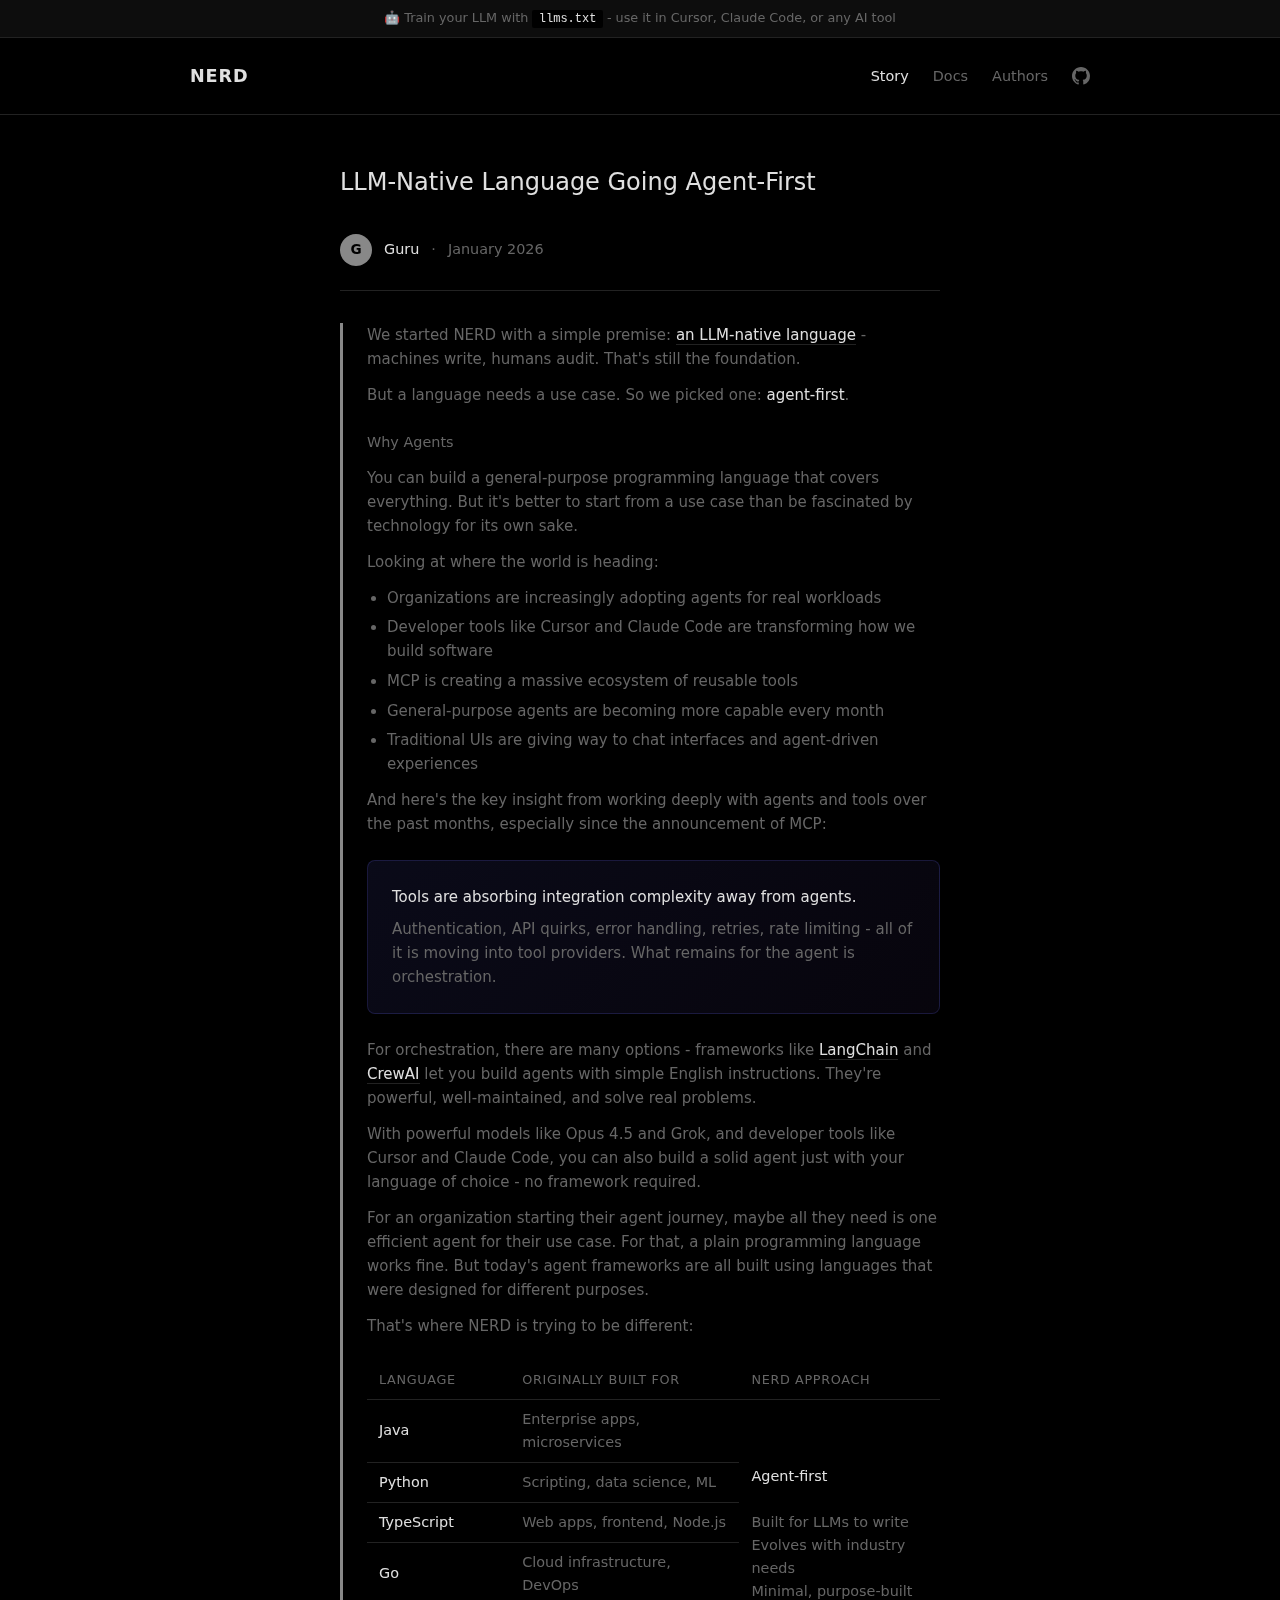
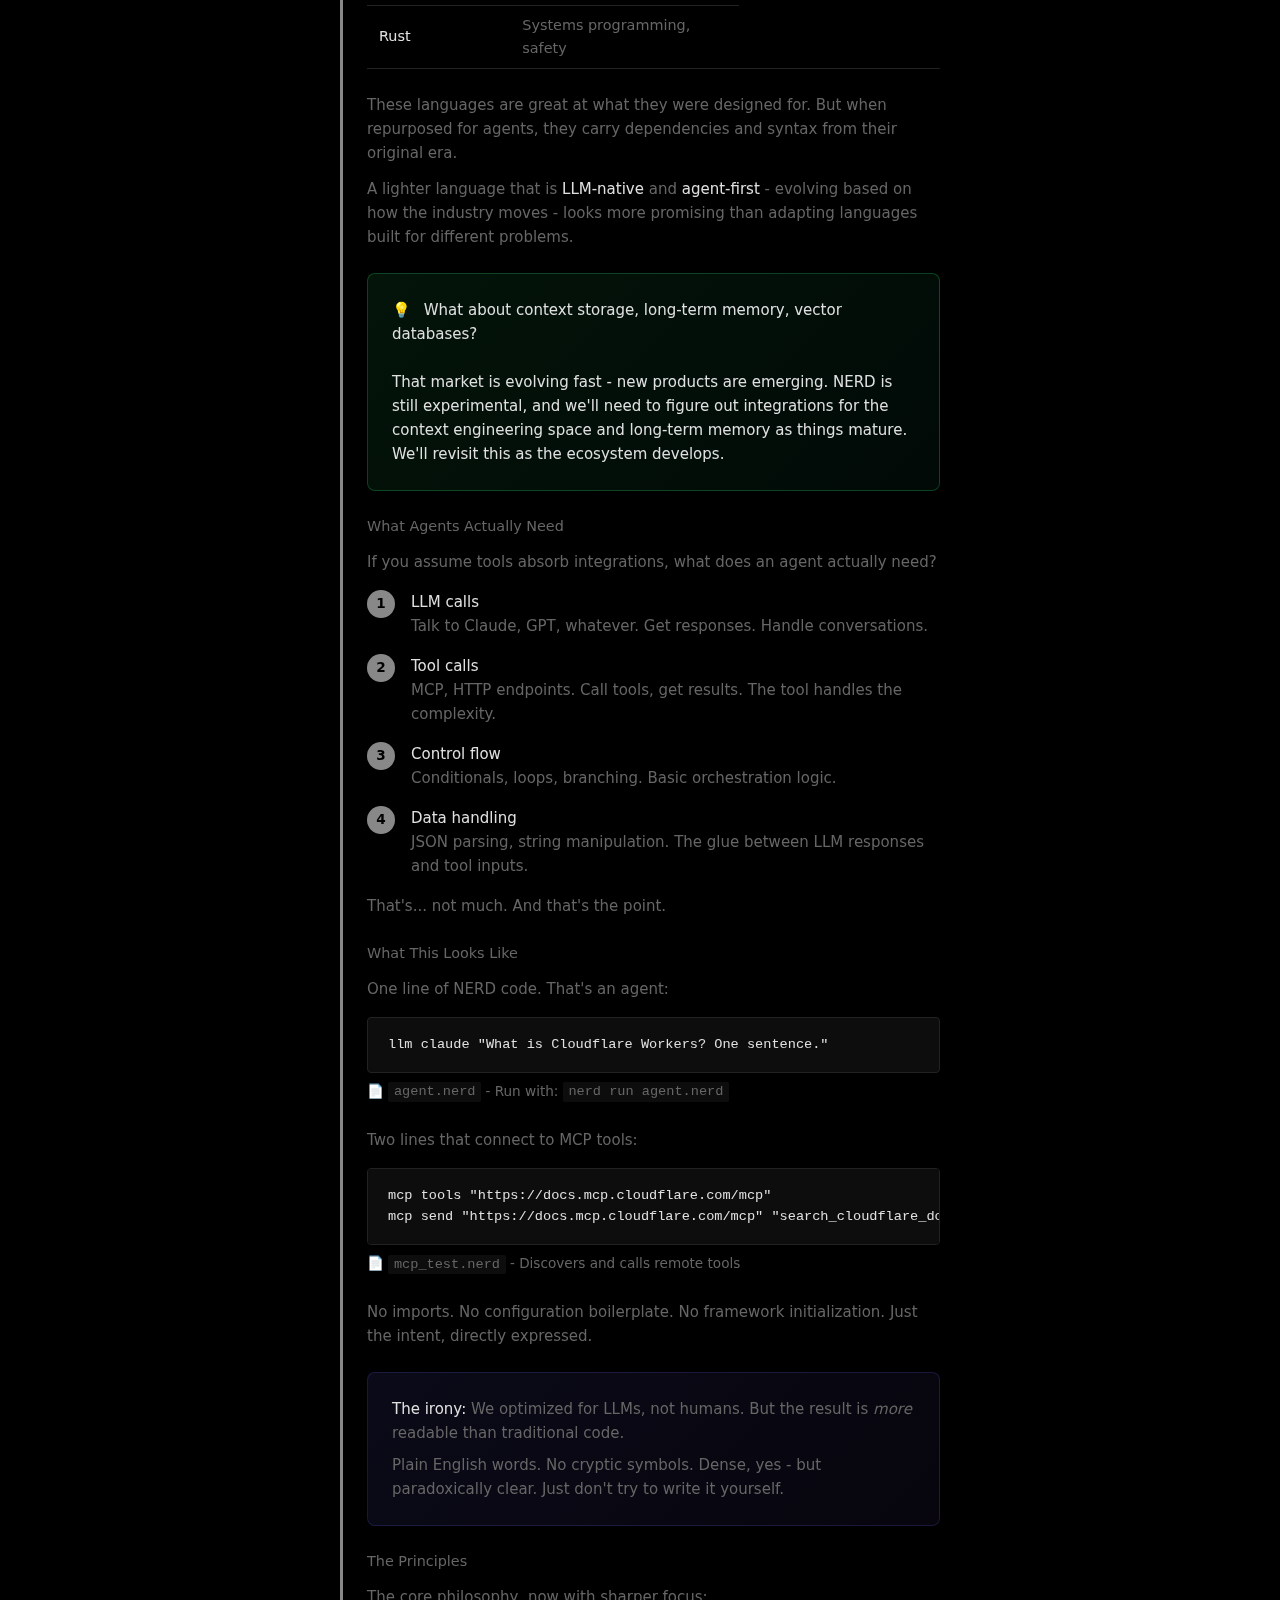
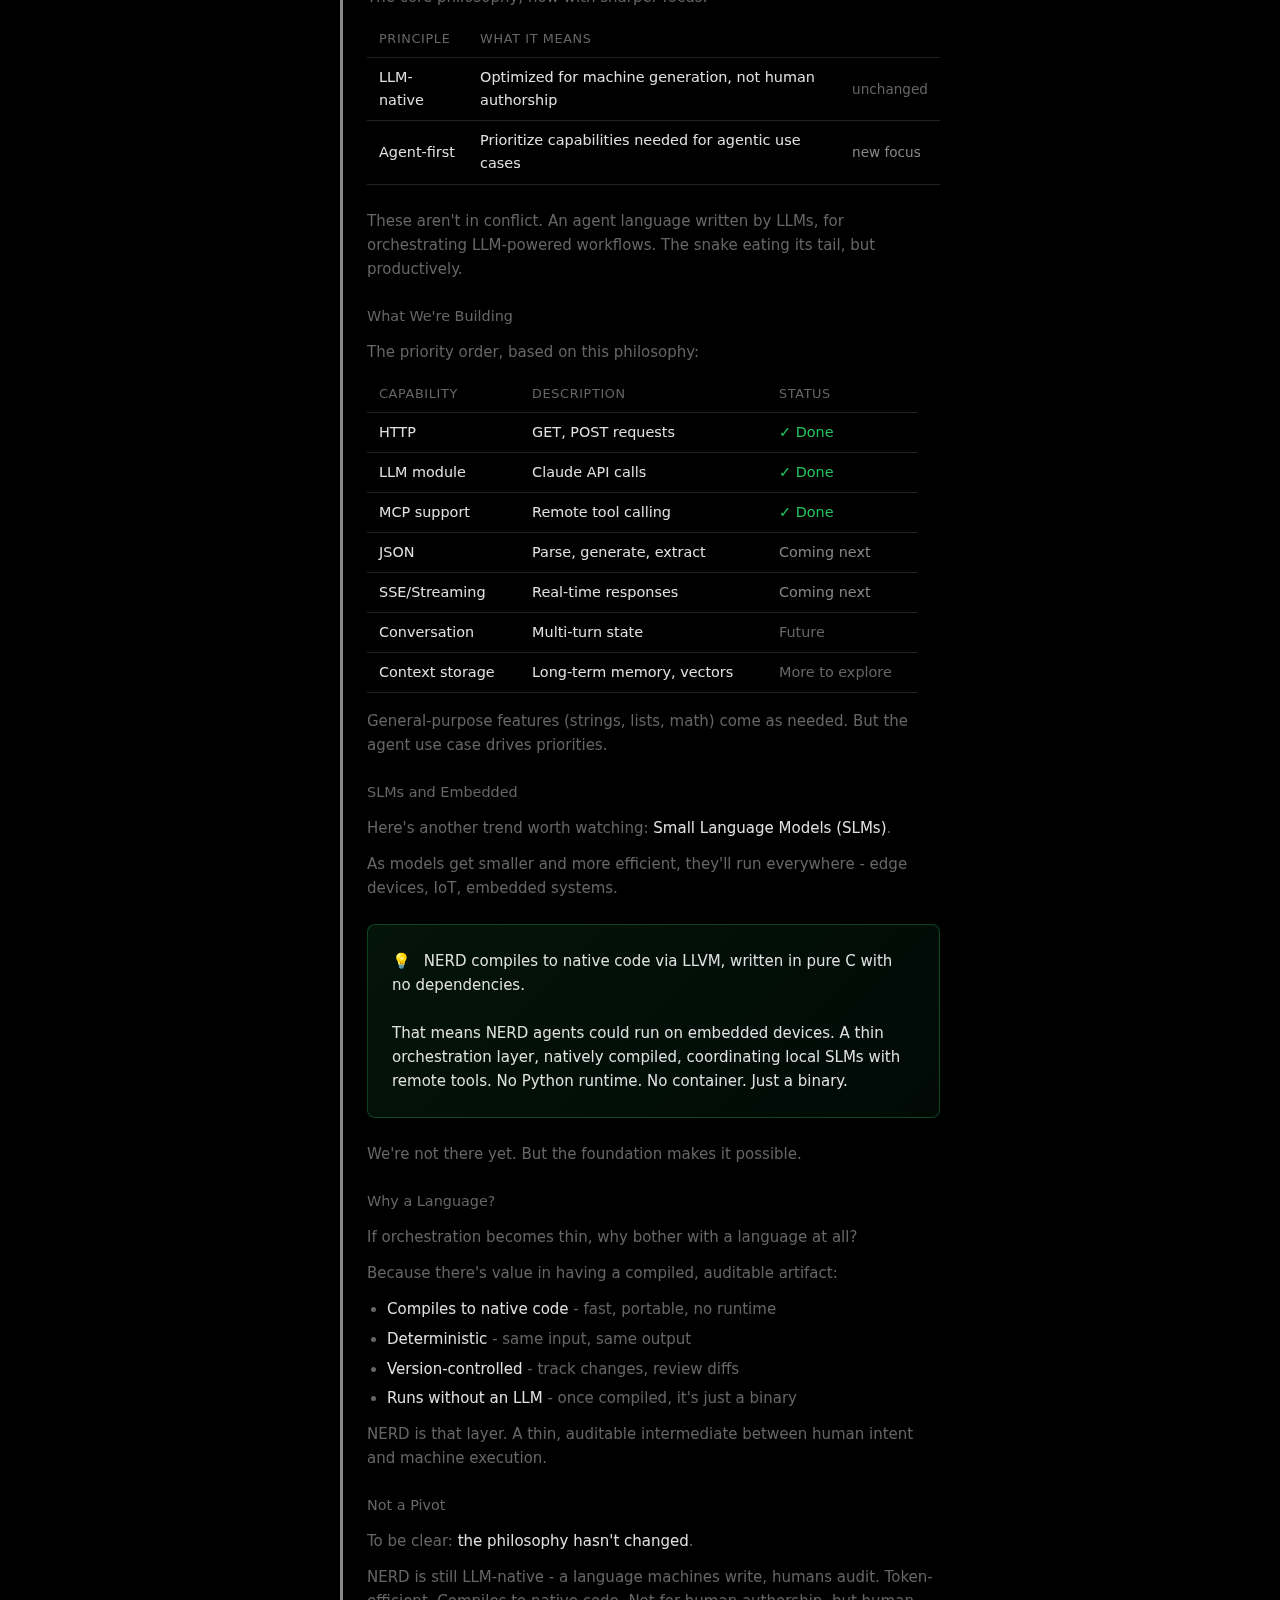
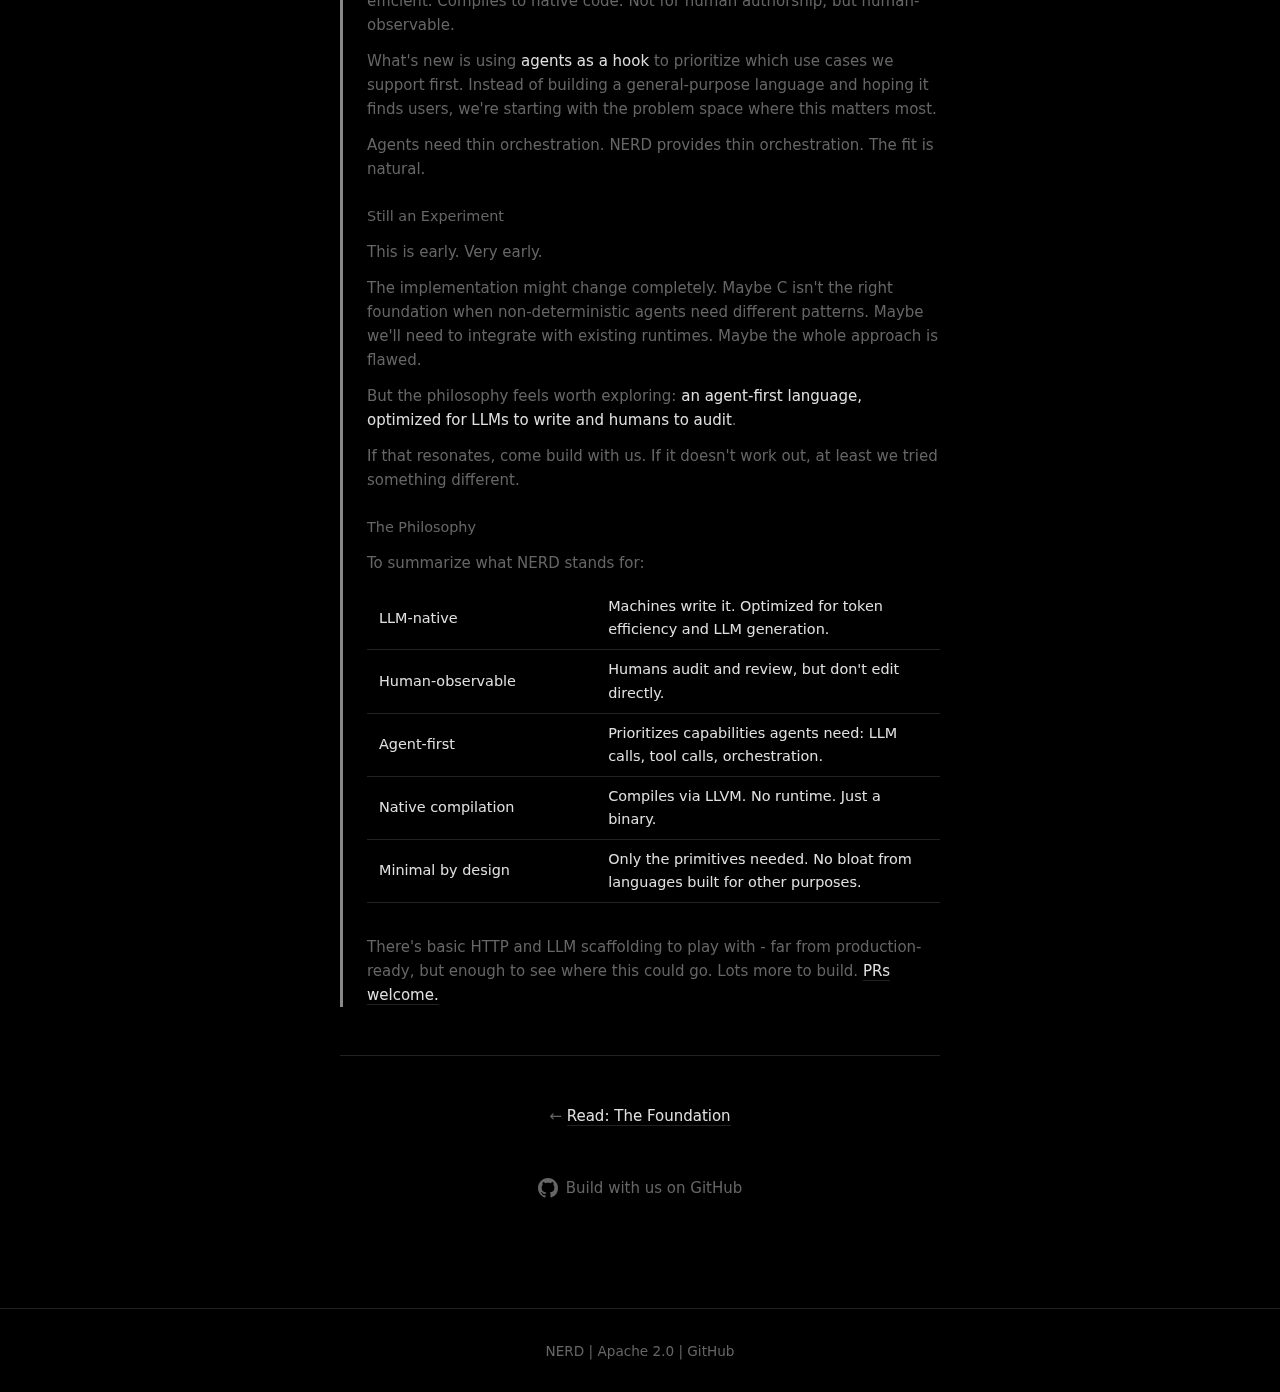
<file: docs/site/agent-first.html>
<!DOCTYPE html>
<html lang="en">
<head>
  <!-- Google Analytics -->
  <script async src="https://www.googletagmanager.com/gtag/js?id=G-QQ02NMKSR7"></script>
  <script>
    window.dataLayer = window.dataLayer || [];
    function gtag(){dataLayer.push(arguments);}
    gtag('js', new Date());
    gtag('config', 'G-QQ02NMKSR7');
  </script>
  <meta charset="UTF-8">
  <link rel="icon" type="image/png" href="images/nerd-dark.png">
  <meta name="viewport" content="width=device-width, initial-scale=1.0">
  <title>LLM-Native Language Going Agent-First - NERD</title>
  <meta name="description" content="Why NERD is prioritizing agentic use cases. An LLM-native language built for agents.">
  <link rel="stylesheet" href="css/style.css">
  <style>
    .blog-header {
      margin-bottom: 2rem;
      padding-bottom: 1.5rem;
      border-bottom: 1px solid var(--border);
    }
    .blog-meta {
      display: flex;
      align-items: center;
      gap: 0.75rem;
      color: var(--text-dim);
      font-size: 0.9rem;
      margin-top: 0.5rem;
    }
    .blog-meta time {
      color: var(--text-dim);
    }
    .author-avatar {
      width: 32px;
      height: 32px;
      border-radius: 50%;
      background: var(--accent);
      display: flex;
      align-items: center;
      justify-content: center;
      font-weight: 600;
      font-size: 0.85rem;
      color: var(--bg);
    }
    .vision-update {
      border-left: 3px solid var(--accent);
      padding-left: 1.5rem;
      margin: 2rem 0;
    }
    .vision-update time {
      color: var(--text-dim);
      font-size: 0.85rem;
      display: block;
      margin-bottom: 0.5rem;
    }
    .highlight-box {
      background: linear-gradient(135deg, rgba(99, 102, 241, 0.1), rgba(139, 92, 246, 0.05));
      border: 1px solid rgba(99, 102, 241, 0.2);
      border-radius: 8px;
      padding: 1.5rem;
      margin: 1.5rem 0;
    }
    .note-box {
      background: linear-gradient(135deg, rgba(34, 197, 94, 0.1), rgba(16, 185, 129, 0.05));
      border: 1px solid rgba(34, 197, 94, 0.3);
      border-radius: 8px;
      padding: 1.5rem;
      margin: 1.5rem 0;
    }
    .note-box::before {
      content: "💡";
      margin-right: 0.5rem;
    }
    .principle {
      display: flex;
      gap: 1rem;
      margin: 1rem 0;
      align-items: flex-start;
    }
    .principle-num {
      background: var(--accent);
      color: var(--bg);
      width: 28px;
      height: 28px;
      border-radius: 50%;
      display: flex;
      align-items: center;
      justify-content: center;
      font-weight: 600;
      font-size: 0.85rem;
      flex-shrink: 0;
    }
  </style>
</head>
<body>
  <div class="site-banner">
    🤖 Train your LLM with <a href="/llms.txt"><code>llms.txt</code></a> - use it in Cursor, Claude Code, or any AI tool
  </div>
  <nav>
    <div class="container">
      <a href="/" class="logo">NERD</a>
      <ul>
        <li><a href="/about" class="active">Story</a></li>
        <li><a href="/docs">Docs</a></li>
        <li><a href="/team">Authors</a></li>
        <li>
          <a href="https://github.com/Nerd-Lang/nerd-lang-core" class="github-link" target="_blank">
            <svg viewBox="0 0 16 16" aria-hidden="true">
              <path d="M8 0C3.58 0 0 3.58 0 8c0 3.54 2.29 6.53 5.47 7.59.4.07.55-.17.55-.38 0-.19-.01-.82-.01-1.49-2.01.37-2.53-.49-2.69-.94-.09-.23-.48-.94-.82-1.13-.28-.15-.68-.52-.01-.53.63-.01 1.08.58 1.23.82.72 1.21 1.87.87 2.33.66.07-.52.28-.87.51-1.07-1.78-.2-3.64-.89-3.64-3.95 0-.87.31-1.59.82-2.15-.08-.2-.36-1.02.08-2.12 0 0 .67-.21 2.2.82.64-.18 1.32-.27 2-.27.68 0 1.36.09 2 .27 1.53-1.04 2.2-.82 2.2-.82.44 1.1.16 1.92.08 2.12.51.56.82 1.27.82 2.15 0 3.07-1.87 3.75-3.65 3.95.29.25.54.73.54 1.48 0 1.07-.01 1.93-.01 2.2 0 .21.15.46.55.38A8.013 8.013 0 0016 8c0-4.42-3.58-8-8-8z"/>
            </svg>
          </a>
        </li>
      </ul>
    </div>
  </nav>

  <main>
    <article>
      <div class="blog-header">
        <h1>LLM-Native Language Going Agent-First</h1>
        <div class="blog-meta">
          <span class="author-avatar">G</span>
          <span><strong>Guru</strong></span>
          <span>·</span>
          <time>January 2026</time>
        </div>
      </div>

      <div class="vision-update">
        
        <p>We started NERD with a simple premise: <a href="/about#foundation">an LLM-native language</a> - machines write, humans audit. That's still the foundation.</p>
        
        <p>But a language needs a use case. So we picked one: <strong>agent-first</strong>.</p>

        <h3>Why Agents</h3>
        
        <p>You can build a general-purpose programming language that covers everything. But it's better to start from a use case than be fascinated by technology for its own sake.</p>
        
        <p>Looking at where the world is heading:</p>
        <ul>
          <li>Organizations are increasingly adopting agents for real workloads</li>
          <li>Developer tools like Cursor and Claude Code are transforming how we build software</li>
          <li>MCP is creating a massive ecosystem of reusable tools</li>
          <li>General-purpose agents are becoming more capable every month</li>
          <li>Traditional UIs are giving way to chat interfaces and agent-driven experiences</li>
        </ul>

        <p>And here's the key insight from working deeply with agents and tools over the past months, especially since the announcement of MCP:</p>
        
        <div class="highlight-box">
          <p style="margin: 0;"><strong>Tools are absorbing integration complexity away from agents.</strong></p>
          <p style="margin: 0.5rem 0 0 0; color: var(--text-dim);">Authentication, API quirks, error handling, retries, rate limiting - all of it is moving into tool providers. What remains for the agent is orchestration.</p>
        </div>

        <p>For orchestration, there are many options - frameworks like <a href="https://www.langchain.com/" target="_blank">LangChain</a> and <a href="https://www.crewai.com/" target="_blank">CrewAI</a> let you build agents with simple English instructions. They're powerful, well-maintained, and solve real problems.</p>
        
        <p>With powerful models like Opus 4.5 and Grok, and developer tools like Cursor and Claude Code, you can also build a solid agent just with your language of choice - no framework required.</p>
        
        <p>For an organization starting their agent journey, maybe all they need is one efficient agent for their use case. For that, a plain programming language works fine. But today's agent frameworks are all built using languages that were designed for different purposes.</p>

        <p>That's where NERD is trying to be different:</p>

        <table class="comparison-table" style="max-width: 750px; margin: 1.5rem 0;">
          <thead>
            <tr>
              <th style="width: 25%;">Language</th>
              <th style="width: 40%;">Originally Built For</th>
              <th style="width: 35%;">NERD Approach</th>
            </tr>
          </thead>
          <tbody>
            <tr>
              <td><strong>Java</strong></td>
              <td style="color: var(--text-dim);">Enterprise apps, microservices</td>
              <td rowspan="5" style="vertical-align: middle;">
                <strong>Agent-first</strong><br><br>
                <span style="color: var(--text-dim);">Built for LLMs to write</span><br>
                <span style="color: var(--text-dim);">Evolves with industry needs</span><br>
                <span style="color: var(--text-dim);">Minimal, purpose-built</span>
              </td>
            </tr>
            <tr>
              <td><strong>Python</strong></td>
              <td style="color: var(--text-dim);">Scripting, data science, ML</td>
            </tr>
            <tr>
              <td><strong>TypeScript</strong></td>
              <td style="color: var(--text-dim);">Web apps, frontend, Node.js</td>
            </tr>
            <tr>
              <td><strong>Go</strong></td>
              <td style="color: var(--text-dim);">Cloud infrastructure, DevOps</td>
            </tr>
            <tr>
              <td><strong>Rust</strong></td>
              <td style="color: var(--text-dim);">Systems programming, safety</td>
            </tr>
          </tbody>
        </table>

        <p>These languages are great at what they were designed for. But when repurposed for agents, they carry dependencies and syntax from their original era.</p>
        
        <p>A lighter language that is <strong>LLM-native</strong> and <strong>agent-first</strong> - evolving based on how the industry moves - looks more promising than adapting languages built for different problems.</p>

        <div class="note-box">
          <strong>What about context storage, long-term memory, vector databases?</strong><br><br>
          That market is evolving fast - new products are emerging. NERD is still experimental, and we'll need to figure out integrations for the context engineering space and long-term memory as things mature. We'll revisit this as the ecosystem develops.
        </div>

        <h3>What Agents Actually Need</h3>
        
        <p>If you assume tools absorb integrations, what does an agent actually need?</p>

        <div class="principle">
          <span class="principle-num">1</span>
          <div>
            <strong>LLM calls</strong><br>
            <span style="color: var(--text-dim);">Talk to Claude, GPT, whatever. Get responses. Handle conversations.</span>
          </div>
        </div>

        <div class="principle">
          <span class="principle-num">2</span>
          <div>
            <strong>Tool calls</strong><br>
            <span style="color: var(--text-dim);">MCP, HTTP endpoints. Call tools, get results. The tool handles the complexity.</span>
          </div>
        </div>

        <div class="principle">
          <span class="principle-num">3</span>
          <div>
            <strong>Control flow</strong><br>
            <span style="color: var(--text-dim);">Conditionals, loops, branching. Basic orchestration logic.</span>
          </div>
        </div>

        <div class="principle">
          <span class="principle-num">4</span>
          <div>
            <strong>Data handling</strong><br>
            <span style="color: var(--text-dim);">JSON parsing, string manipulation. The glue between LLM responses and tool inputs.</span>
          </div>
        </div>

        <p>That's... not much. And that's the point.</p>

        <h3>What This Looks Like</h3>

        <p>One line of NERD code. That's an agent:</p>

        <pre><code>llm claude "What is Cloudflare Workers? One sentence."</code></pre>
        <p style="color: var(--text-dim); font-size: 0.85rem; margin-top: -0.5rem;">📄 <code>agent.nerd</code> - Run with: <code>nerd run agent.nerd</code></p>

        <p style="margin-top: 1.5rem;">Two lines that connect to MCP tools:</p>

        <pre><code>mcp tools "https://docs.mcp.cloudflare.com/mcp"
mcp send "https://docs.mcp.cloudflare.com/mcp" "search_cloudflare_documentation" "{\"query\":\"Workers\"}"</code></pre>
        <p style="color: var(--text-dim); font-size: 0.85rem; margin-top: -0.5rem;">📄 <code>mcp_test.nerd</code> - Discovers and calls remote tools</p>

        <p style="margin-top: 1.5rem;">No imports. No configuration boilerplate. No framework initialization. Just the intent, directly expressed.</p>
        
        <div class="highlight-box">
          <p style="margin: 0;"><strong>The irony:</strong> We optimized for LLMs, not humans. But the result is <em>more</em> readable than traditional code.</p>
          <p style="margin: 0.5rem 0 0 0; color: var(--text-dim);">Plain English words. No cryptic symbols. Dense, yes - but paradoxically clear. Just don't try to write it yourself.</p>
        </div>

        <h3>The Principles</h3>

        <p>The core philosophy, now with sharper focus:</p>

        <table class="comparison-table" style="max-width: 650px;">
          <thead>
            <tr>
              <th>Principle</th>
              <th>What It Means</th>
              <th></th>
            </tr>
          </thead>
          <tbody>
            <tr>
              <td><strong>LLM-native</strong></td>
              <td>Optimized for machine generation, not human authorship</td>
              <td style="color: var(--text-dim); font-size: 0.85rem;">unchanged</td>
            </tr>
            <tr>
              <td><strong>Agent-first</strong></td>
              <td>Prioritize capabilities needed for agentic use cases</td>
              <td style="color: var(--accent); font-size: 0.85rem;">new focus</td>
            </tr>
          </tbody>
        </table>

        <p style="margin-top: 1.5rem;">These aren't in conflict. An agent language written by LLMs, for orchestrating LLM-powered workflows. The snake eating its tail, but productively.</p>

        <h3>What We're Building</h3>

        <p>The priority order, based on this philosophy:</p>

        <table class="comparison-table" style="max-width: 550px;">
          <thead>
            <tr>
              <th>Capability</th>
              <th>Description</th>
              <th>Status</th>
            </tr>
          </thead>
          <tbody>
            <tr>
              <td><strong>HTTP</strong></td>
              <td>GET, POST requests</td>
              <td style="color: #22c55e;">✓ Done</td>
            </tr>
            <tr>
              <td><strong>LLM module</strong></td>
              <td>Claude API calls</td>
              <td style="color: #22c55e;">✓ Done</td>
            </tr>
            <tr>
              <td><strong>MCP support</strong></td>
              <td>Remote tool calling</td>
              <td style="color: #22c55e;">✓ Done</td>
            </tr>
            <tr>
              <td><strong>JSON</strong></td>
              <td>Parse, generate, extract</td>
              <td style="color: var(--accent);">Coming next</td>
            </tr>
            <tr>
              <td><strong>SSE/Streaming</strong></td>
              <td>Real-time responses</td>
              <td style="color: var(--accent);">Coming next</td>
            </tr>
            <tr>
              <td><strong>Conversation</strong></td>
              <td>Multi-turn state</td>
              <td style="color: var(--text-dim);">Future</td>
            </tr>
            <tr>
              <td><strong>Context storage</strong></td>
              <td>Long-term memory, vectors</td>
              <td style="color: var(--text-dim);">More to explore</td>
            </tr>
          </tbody>
        </table>

        <p style="margin-top: 1rem;">General-purpose features (strings, lists, math) come as needed. But the agent use case drives priorities.</p>

        <h3>SLMs and Embedded</h3>
        
        <p>Here's another trend worth watching: <strong>Small Language Models (SLMs)</strong>.</p>
        
        <p>As models get smaller and more efficient, they'll run everywhere - edge devices, IoT, embedded systems.</p>

        <div class="note-box">
          <strong>NERD compiles to native code via LLVM, written in pure C with no dependencies.</strong><br><br>
          That means NERD agents could run on embedded devices. A thin orchestration layer, natively compiled, coordinating local SLMs with remote tools. No Python runtime. No container. Just a binary.
        </div>
        
        <p style="color: var(--text-dim);">We're not there yet. But the foundation makes it possible.</p>

        <h3>Why a Language?</h3>

        <p>If orchestration becomes thin, why bother with a language at all?</p>
        
        <p>Because there's value in having a compiled, auditable artifact:</p>
        <ul>
          <li><strong>Compiles to native code</strong> - fast, portable, no runtime</li>
          <li><strong>Deterministic</strong> - same input, same output</li>
          <li><strong>Version-controlled</strong> - track changes, review diffs</li>
          <li><strong>Runs without an LLM</strong> - once compiled, it's just a binary</li>
        </ul>

        <p>NERD is that layer. A thin, auditable intermediate between human intent and machine execution.</p>

        <h3>Not a Pivot</h3>

        <p>To be clear: <strong>the philosophy hasn't changed</strong>.</p>
        
        <p>NERD is still LLM-native - a language machines write, humans audit. Token-efficient. Compiles to native code. Not for human authorship, but human-observable.</p>
        
        <p>What's new is using <strong>agents as a hook</strong> to prioritize which use cases we support first. Instead of building a general-purpose language and hoping it finds users, we're starting with the problem space where this matters most.</p>
        
        <p>Agents need thin orchestration. NERD provides thin orchestration. The fit is natural.</p>

        <h3>Still an Experiment</h3>

        <p>This is early. Very early.</p>
        
        <p>The implementation might change completely. Maybe C isn't the right foundation when non-deterministic agents need different patterns. Maybe we'll need to integrate with existing runtimes. Maybe the whole approach is flawed.</p>
        
        <p>But the philosophy feels worth exploring: <strong>an agent-first language, optimized for LLMs to write and humans to audit</strong>.</p>
        
        <p>If that resonates, come build with us. If it doesn't work out, at least we tried something different.</p>

        <h3>The Philosophy</h3>
        
        <p>To summarize what NERD stands for:</p>
        
        <table class="comparison-table" style="max-width: 600px;">
          <tbody>
            <tr>
              <td style="width: 40%;"><strong>LLM-native</strong></td>
              <td>Machines write it. Optimized for token efficiency and LLM generation.</td>
            </tr>
            <tr>
              <td><strong>Human-observable</strong></td>
              <td>Humans audit and review, but don't edit directly.</td>
            </tr>
            <tr>
              <td><strong>Agent-first</strong></td>
              <td>Prioritizes capabilities agents need: LLM calls, tool calls, orchestration.</td>
            </tr>
            <tr>
              <td><strong>Native compilation</strong></td>
              <td>Compiles via LLVM. No runtime. Just a binary.</td>
            </tr>
            <tr>
              <td><strong>Minimal by design</strong></td>
              <td>Only the primitives needed. No bloat from languages built for other purposes.</td>
            </tr>
          </tbody>
        </table>

        <p style="color: var(--text-dim); margin-top: 2rem;">There's basic HTTP and LLM scaffolding to play with - far from production-ready, but enough to see where this could go. Lots more to build. <a href="https://github.com/Nerd-Lang/nerd-lang-core" target="_blank">PRs welcome.</a></p>
      </div>

      <hr style="border: none; border-top: 1px solid var(--border); margin: 3rem 0;">

      <p style="text-align: center; color: var(--text-dim);">
        ← <a href="/about">Read: The Foundation</a>
      </p>

      <p style="margin-top: 3rem; text-align: center;">
        <a href="https://github.com/Nerd-Lang/nerd-lang-core" target="_blank" style="color: var(--text-dim); border: none;">
          <svg viewBox="0 0 16 16" aria-hidden="true" width="20" height="20" style="vertical-align: middle; margin-right: 0.5rem;">
            <path fill="currentColor" d="M8 0C3.58 0 0 3.58 0 8c0 3.54 2.29 6.53 5.47 7.59.4.07.55-.17.55-.38 0-.19-.01-.82-.01-1.49-2.01.37-2.53-.49-2.69-.94-.09-.23-.48-.94-.82-1.13-.28-.15-.68-.52-.01-.53.63-.01 1.08.58 1.23.82.72 1.21 1.87.87 2.33.66.07-.52.28-.87.51-1.07-1.78-.2-3.64-.89-3.64-3.95 0-.87.31-1.59.82-2.15-.08-.2-.36-1.02.08-2.12 0 0 .67-.21 2.2.82.64-.18 1.32-.27 2-.27.68 0 1.36.09 2 .27 1.53-1.04 2.2-.82 2.2-.82.44 1.1.16 1.92.08 2.12.51.56.82 1.27.82 2.15 0 3.07-1.87 3.75-3.65 3.95.29.25.54.73.54 1.48 0 1.07-.01 1.93-.01 2.2 0 .21.15.46.55.38A8.013 8.013 0 0016 8c0-4.42-3.58-8-8-8z"/>
          </svg>Build with us on GitHub
        </a>
      </p>
    </article>
  </main>

  <footer>
    <p>
      NERD | Apache 2.0 |
      <a href="https://github.com/Nerd-Lang/nerd-lang-core">GitHub</a>
    </p>
  </footer>
</body>
</html>
</file>
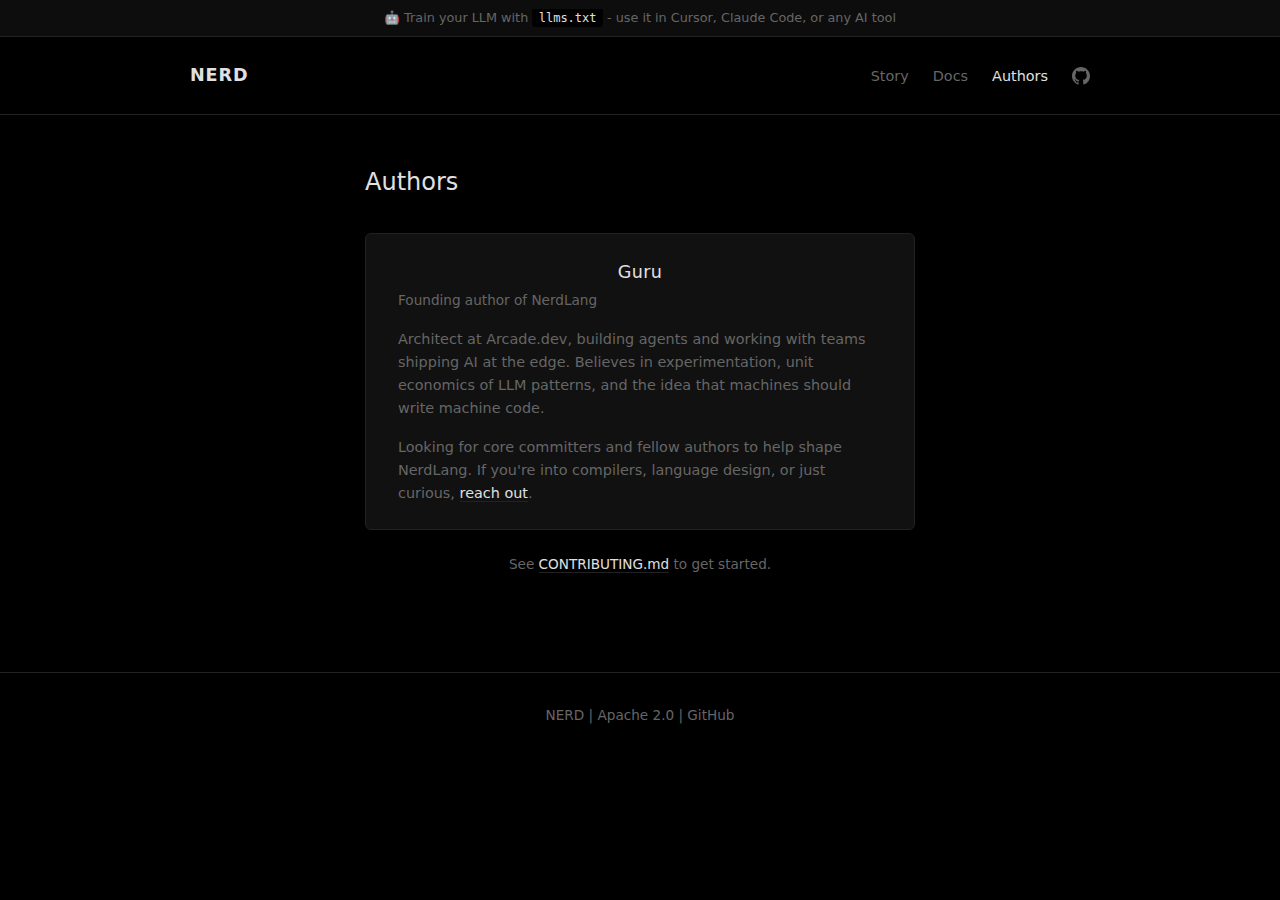
<file: docs/site/team.html>
<!DOCTYPE html>
<html lang="en">
<head>
  <!-- Google Analytics -->
  <script async src="https://www.googletagmanager.com/gtag/js?id=G-QQ02NMKSR7"></script>
  <script>
    window.dataLayer = window.dataLayer || [];
    function gtag(){dataLayer.push(arguments);}
    gtag('js', new Date());
    gtag('config', 'G-QQ02NMKSR7');
  </script>
  <meta charset="UTF-8">
  <link rel="icon" type="image/png" href="images/nerd-dark.png">
  <meta name="viewport" content="width=device-width, initial-scale=1.0">
  <title>Authors - NerdLang</title>
  <meta name="description" content="Who's behind NerdLang.">
  <link rel="stylesheet" href="css/style.css">
</head>
<body>
  <div class="site-banner">
    🤖 Train your LLM with <a href="/llms.txt"><code>llms.txt</code></a> - use it in Cursor, Claude Code, or any AI tool
  </div>
  <nav>
    <div class="container">
      <a href="/" class="logo">NERD</a>
      <ul>
        <li><a href="/about">Story</a></li>
        <li><a href="/docs">Docs</a></li>
        <li><a href="/team" class="active">Authors</a></li>
        <li>
          <a href="https://github.com/Nerd-Lang/nerd-lang-core" class="github-link" target="_blank">
            <svg viewBox="0 0 16 16" aria-hidden="true">
              <path d="M8 0C3.58 0 0 3.58 0 8c0 3.54 2.29 6.53 5.47 7.59.4.07.55-.17.55-.38 0-.19-.01-.82-.01-1.49-2.01.37-2.53-.49-2.69-.94-.09-.23-.48-.94-.82-1.13-.28-.15-.68-.52-.01-.53.63-.01 1.08.58 1.23.82.72 1.21 1.87.87 2.33.66.07-.52.28-.87.51-1.07-1.78-.2-3.64-.89-3.64-3.95 0-.87.31-1.59.82-2.15-.08-.2-.36-1.02.08-2.12 0 0 .67-.21 2.2.82.64-.18 1.32-.27 2-.27.68 0 1.36.09 2 .27 1.53-1.04 2.2-.82 2.2-.82.44 1.1.16 1.92.08 2.12.51.56.82 1.27.82 2.15 0 3.07-1.87 3.75-3.65 3.95.29.25.54.73.54 1.48 0 1.07-.01 1.93-.01 2.2 0 .21.15.46.55.38A8.013 8.013 0 0016 8c0-4.42-3.58-8-8-8z"/>
            </svg>
          </a>
        </li>
      </ul>
    </div>
  </nav>

  <main>
    <section class="authors-section">
      <h1>Authors</h1>

      <div class="author-card">
        <h2><a href="https://www.linkedin.com/in/gnanaguru/" target="_blank">Guru</a></h2>
        <p class="author-role">Founding author of NerdLang</p>
        <p class="author-bio">
          Architect at Arcade.dev, building agents and working with teams shipping AI at the edge. Believes in experimentation, unit economics of LLM patterns, and the idea that machines should write machine code.
        </p>
        <p class="author-cta">
          Looking for core committers and fellow authors to help shape NerdLang. If you're into compilers, language design, or just curious, <a href="https://www.linkedin.com/in/gnanaguru/" target="_blank">reach out</a>.
        </p>
      </div>

      <p class="contribute-note">
        See <a href="https://github.com/Nerd-Lang/nerd-lang-core/blob/main/CONTRIBUTING.md" target="_blank">CONTRIBUTING.md</a> to get started.
      </p>
    </section>
  </main>

  <footer>
    <p>
      NERD | Apache 2.0 |
      <a href="https://github.com/Nerd-Lang/nerd-lang-core">GitHub</a>
    </p>
  </footer>
</body>
</html>
</file>
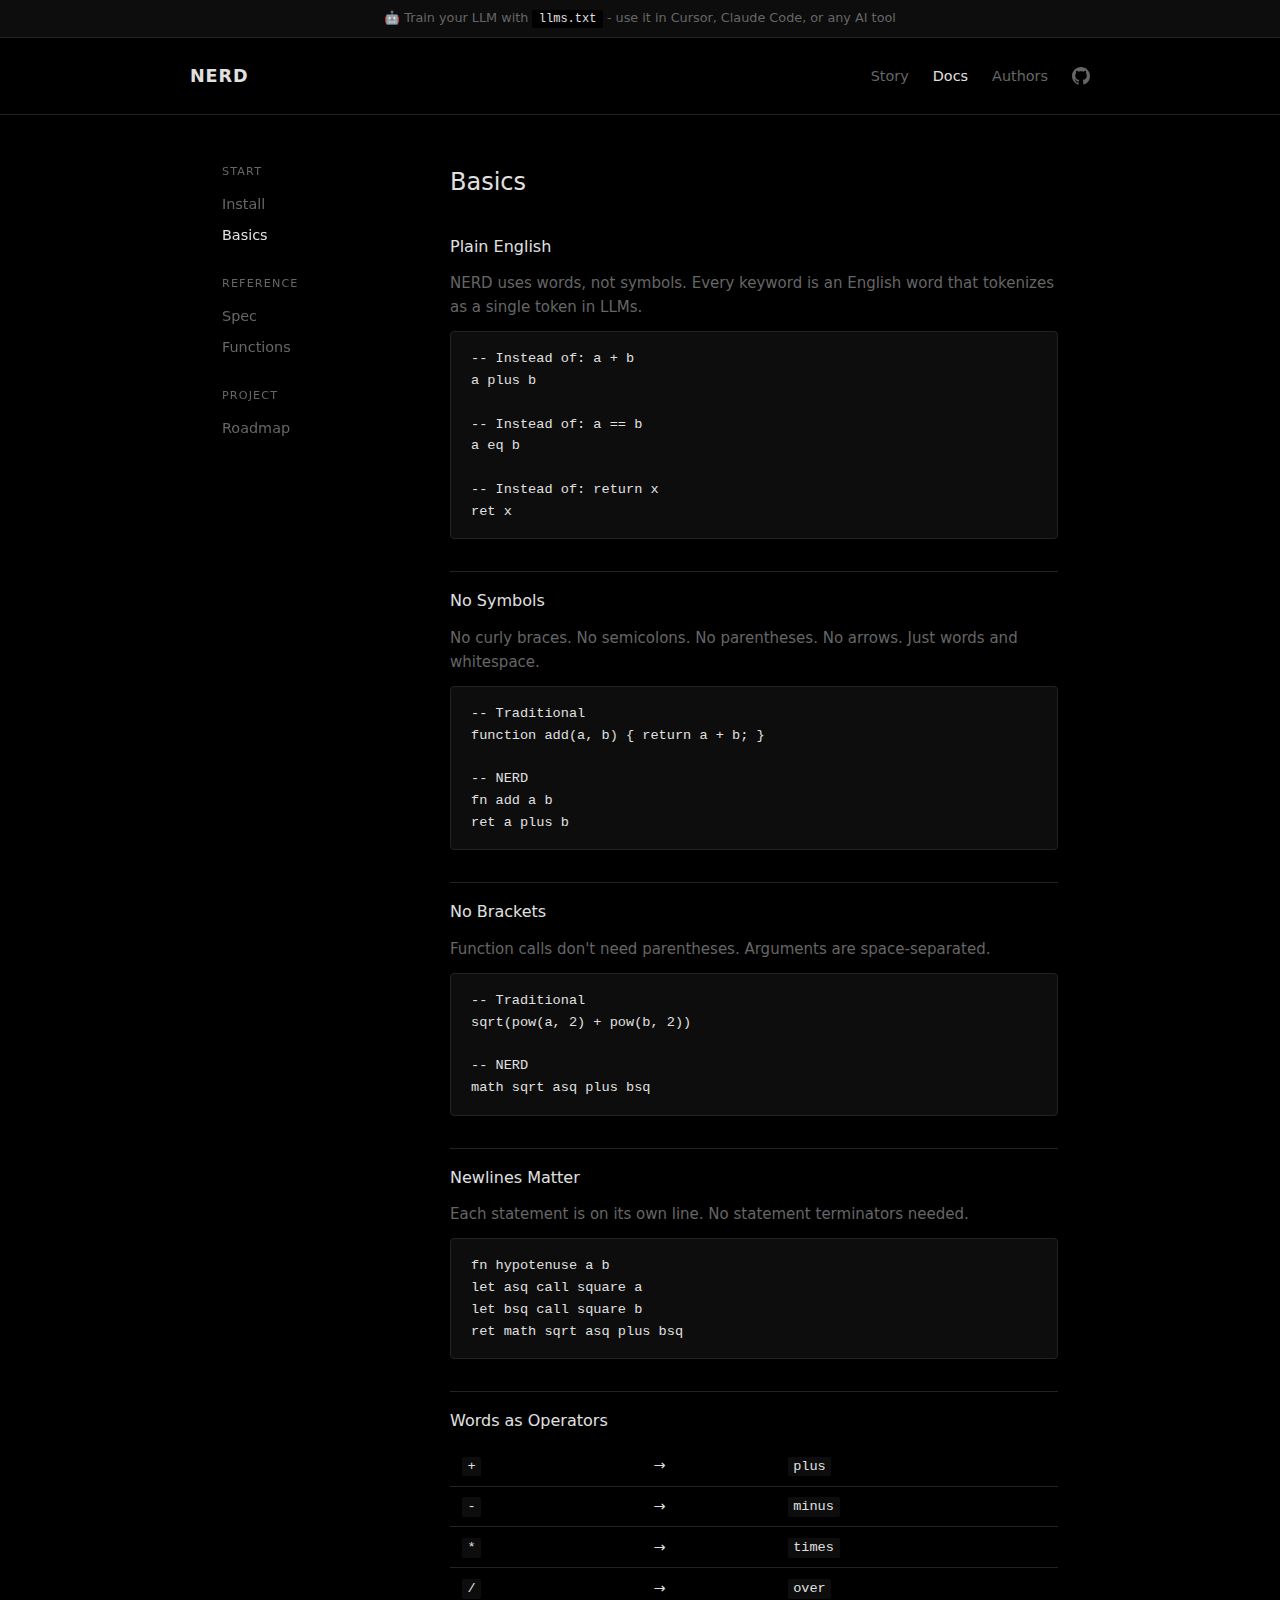
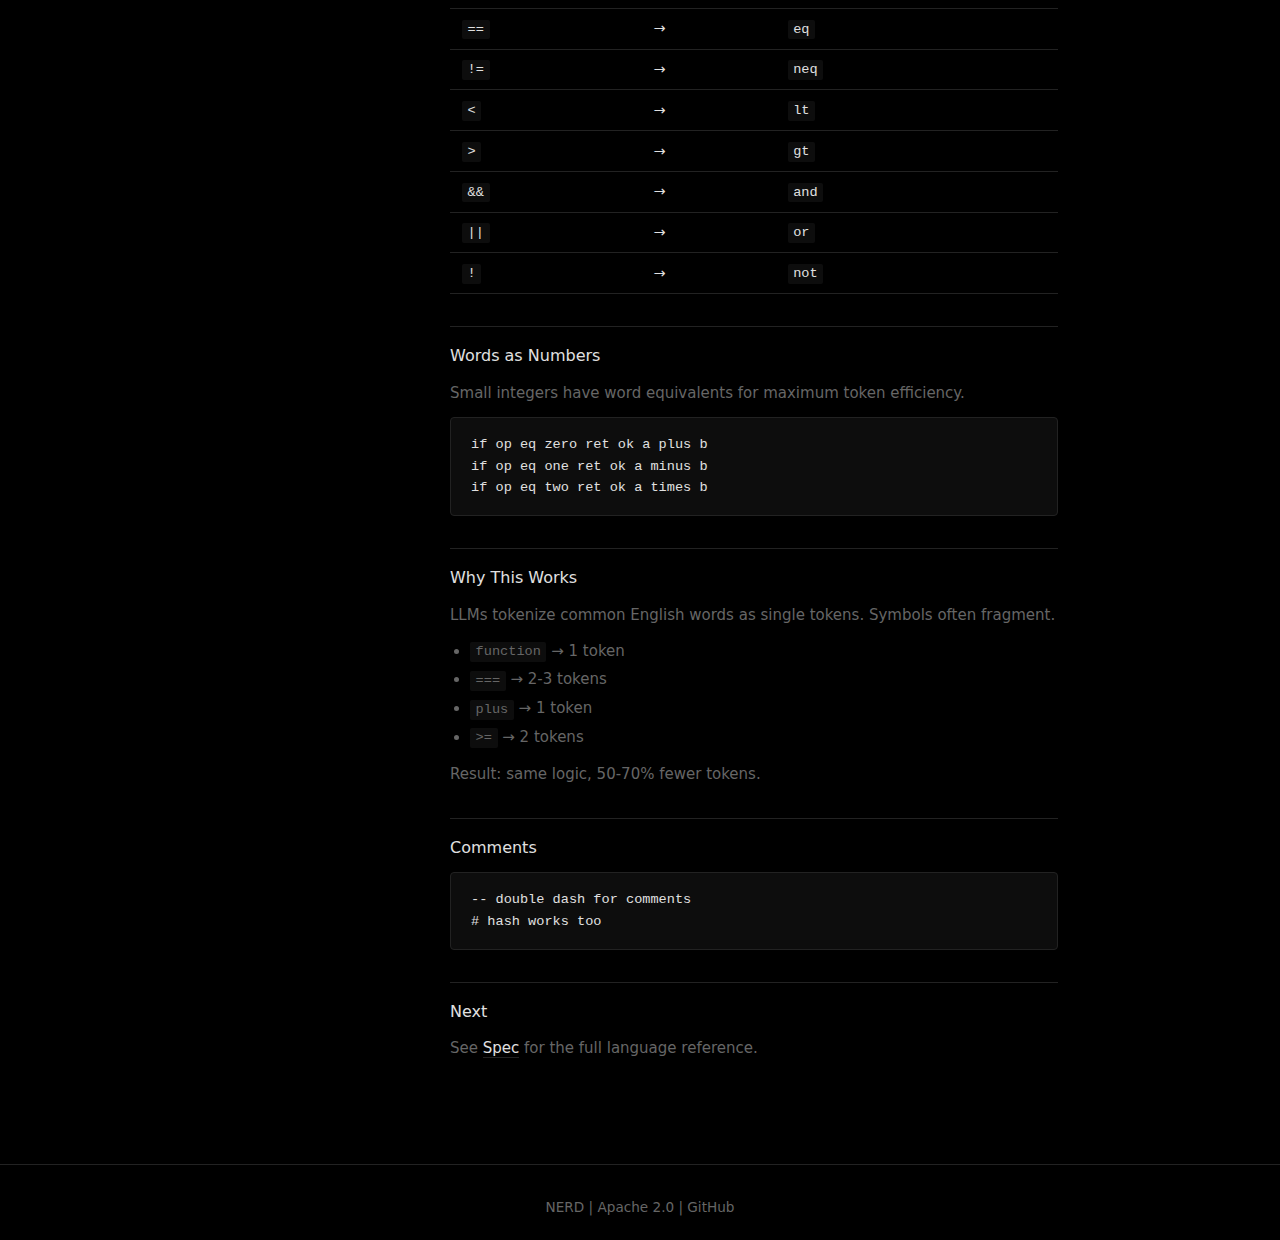
<file: docs/site/docs/basics.html>
<!DOCTYPE html>
<html lang="en">
<head>
  <!-- Google Analytics -->
  <script async src="https://www.googletagmanager.com/gtag/js?id=G-QQ02NMKSR7"></script>
  <script>
    window.dataLayer = window.dataLayer || [];
    function gtag(){dataLayer.push(arguments);}
    gtag('js', new Date());
    gtag('config', 'G-QQ02NMKSR7');
  </script>
  <meta charset="UTF-8">
  <link rel="icon" type="image/png" href="../images/nerd-dark.png">
  <meta name="viewport" content="width=device-width, initial-scale=1.0">
  <title>Basics - NERD</title>
  <meta name="description" content="NERD fundamentals.">
  <link rel="stylesheet" href="../css/style.css">
</head>
<body>
  <div class="site-banner">
    🤖 Train your LLM with <a href="/llms.txt"><code>llms.txt</code></a> - use it in Cursor, Claude Code, or any AI tool
  </div>
  <nav>
    <div class="container">
      <a href="/" class="logo">NERD</a>
      <ul>
        <li><a href="/about">Story</a></li>
        <li><a href="/docs" class="active">Docs</a></li>
        <li><a href="/team">Authors</a></li>
        <li>
          <a href="https://github.com/Nerd-Lang/nerd-lang-core" class="github-link" target="_blank">
            <svg viewBox="0 0 16 16" aria-hidden="true">
              <path d="M8 0C3.58 0 0 3.58 0 8c0 3.54 2.29 6.53 5.47 7.59.4.07.55-.17.55-.38 0-.19-.01-.82-.01-1.49-2.01.37-2.53-.49-2.69-.94-.09-.23-.48-.94-.82-1.13-.28-.15-.68-.52-.01-.53.63-.01 1.08.58 1.23.82.72 1.21 1.87.87 2.33.66.07-.52.28-.87.51-1.07-1.78-.2-3.64-.89-3.64-3.95 0-.87.31-1.59.82-2.15-.08-.2-.36-1.02.08-2.12 0 0 .67-.21 2.2.82.64-.18 1.32-.27 2-.27.68 0 1.36.09 2 .27 1.53-1.04 2.2-.82 2.2-.82.44 1.1.16 1.92.08 2.12.51.56.82 1.27.82 2.15 0 3.07-1.87 3.75-3.65 3.95.29.25.54.73.54 1.48 0 1.07-.01 1.93-.01 2.2 0 .21.15.46.55.38A8.013 8.013 0 0016 8c0-4.42-3.58-8-8-8z"/>
            </svg>
          </a>
        </li>
      </ul>
    </div>
  </nav>

  <main>
    <div class="docs-layout">
      <aside class="docs-sidebar">
        <h4>Start</h4>
        <ul>
          <li><a href="/docs">Install</a></li>
          <li><a href="/docs/basics" class="active">Basics</a></li>
        </ul>
        <h4>Reference</h4>
        <ul>
          <li><a href="/docs/spec">Spec</a></li>
          <li><a href="/docs/functions">Functions</a></li>
        </ul>
        <h4>Project</h4>
        <ul>
          <li><a href="/docs/roadmap">Roadmap</a></li>
        </ul>
      </aside>

      <div class="docs-content">
        <h1>Basics</h1>

        <h2>Plain English</h2>
        <p>NERD uses words, not symbols. Every keyword is an English word that tokenizes as a single token in LLMs.</p>
        <pre><code>-- Instead of: a + b
a plus b

-- Instead of: a == b
a eq b

-- Instead of: return x
ret x</code></pre>

        <h2>No Symbols</h2>
        <p>No curly braces. No semicolons. No parentheses. No arrows. Just words and whitespace.</p>
        <pre><code>-- Traditional
function add(a, b) { return a + b; }

-- NERD
fn add a b
ret a plus b</code></pre>

        <h2>No Brackets</h2>
        <p>Function calls don't need parentheses. Arguments are space-separated.</p>
        <pre><code>-- Traditional
sqrt(pow(a, 2) + pow(b, 2))

-- NERD
math sqrt asq plus bsq</code></pre>

        <h2>Newlines Matter</h2>
        <p>Each statement is on its own line. No statement terminators needed.</p>
        <pre><code>fn hypotenuse a b
let asq call square a
let bsq call square b
ret math sqrt asq plus bsq</code></pre>

        <h2>Words as Operators</h2>
        <table class="comparison-table">
          <tbody>
            <tr><td><code>+</code></td><td>→</td><td><code>plus</code></td></tr>
            <tr><td><code>-</code></td><td>→</td><td><code>minus</code></td></tr>
            <tr><td><code>*</code></td><td>→</td><td><code>times</code></td></tr>
            <tr><td><code>/</code></td><td>→</td><td><code>over</code></td></tr>
            <tr><td><code>==</code></td><td>→</td><td><code>eq</code></td></tr>
            <tr><td><code>!=</code></td><td>→</td><td><code>neq</code></td></tr>
            <tr><td><code><</code></td><td>→</td><td><code>lt</code></td></tr>
            <tr><td><code>></code></td><td>→</td><td><code>gt</code></td></tr>
            <tr><td><code>&&</code></td><td>→</td><td><code>and</code></td></tr>
            <tr><td><code>||</code></td><td>→</td><td><code>or</code></td></tr>
            <tr><td><code>!</code></td><td>→</td><td><code>not</code></td></tr>
          </tbody>
        </table>

        <h2>Words as Numbers</h2>
        <p>Small integers have word equivalents for maximum token efficiency.</p>
        <pre><code>if op eq zero ret ok a plus b
if op eq one ret ok a minus b
if op eq two ret ok a times b</code></pre>

        <h2>Why This Works</h2>
        <p>LLMs tokenize common English words as single tokens. Symbols often fragment.</p>
        <ul>
          <li><code>function</code> → 1 token</li>
          <li><code>===</code> → 2-3 tokens</li>
          <li><code>plus</code> → 1 token</li>
          <li><code>>=</code> → 2 tokens</li>
        </ul>
        <p>Result: same logic, 50-70% fewer tokens.</p>

        <h2>Comments</h2>
        <pre><code>-- double dash for comments
# hash works too</code></pre>

        <h2>Next</h2>
        <p>See <a href="/docs/spec">Spec</a> for the full language reference.</p>
      </div>
    </div>
  </main>

  <footer>
    <p>
      NERD | Apache 2.0 |
      <a href="https://github.com/Nerd-Lang/nerd-lang-core">GitHub</a>
    </p>
  </footer>
</body>
</html>
</file>
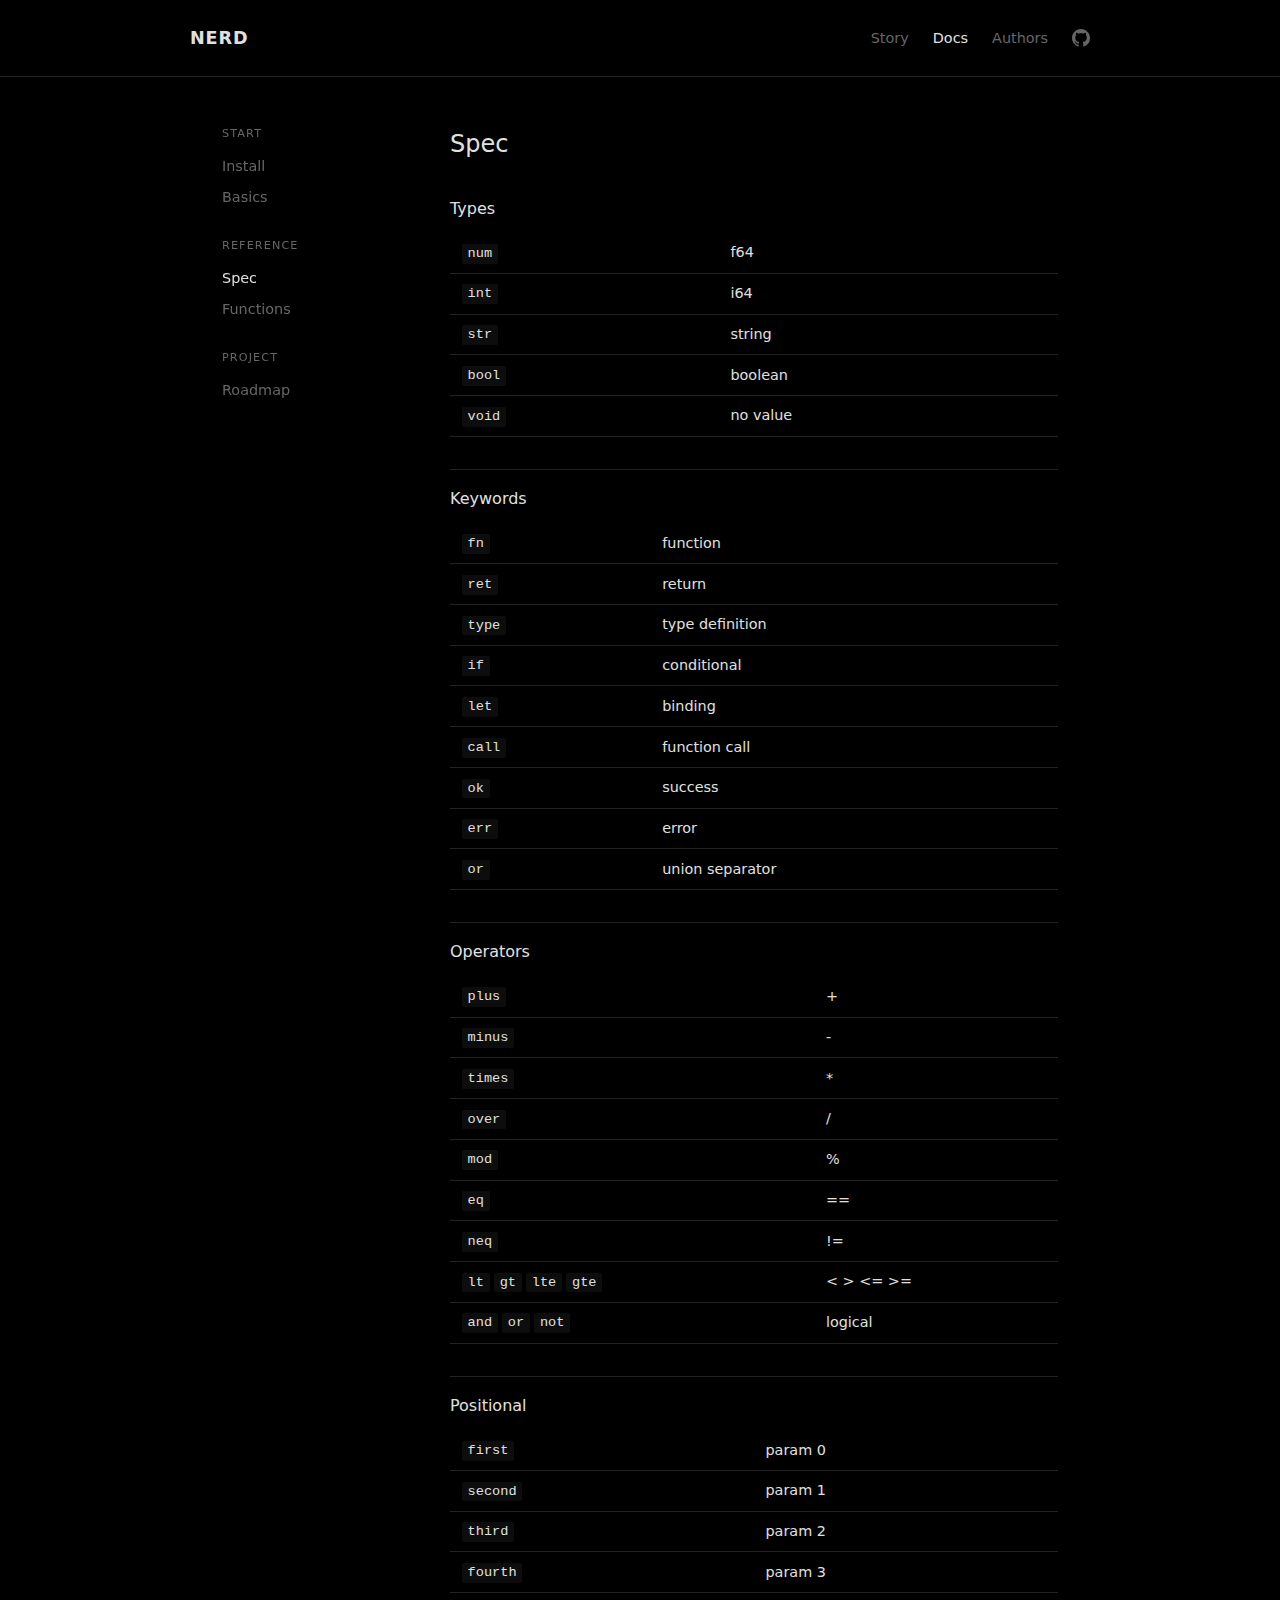
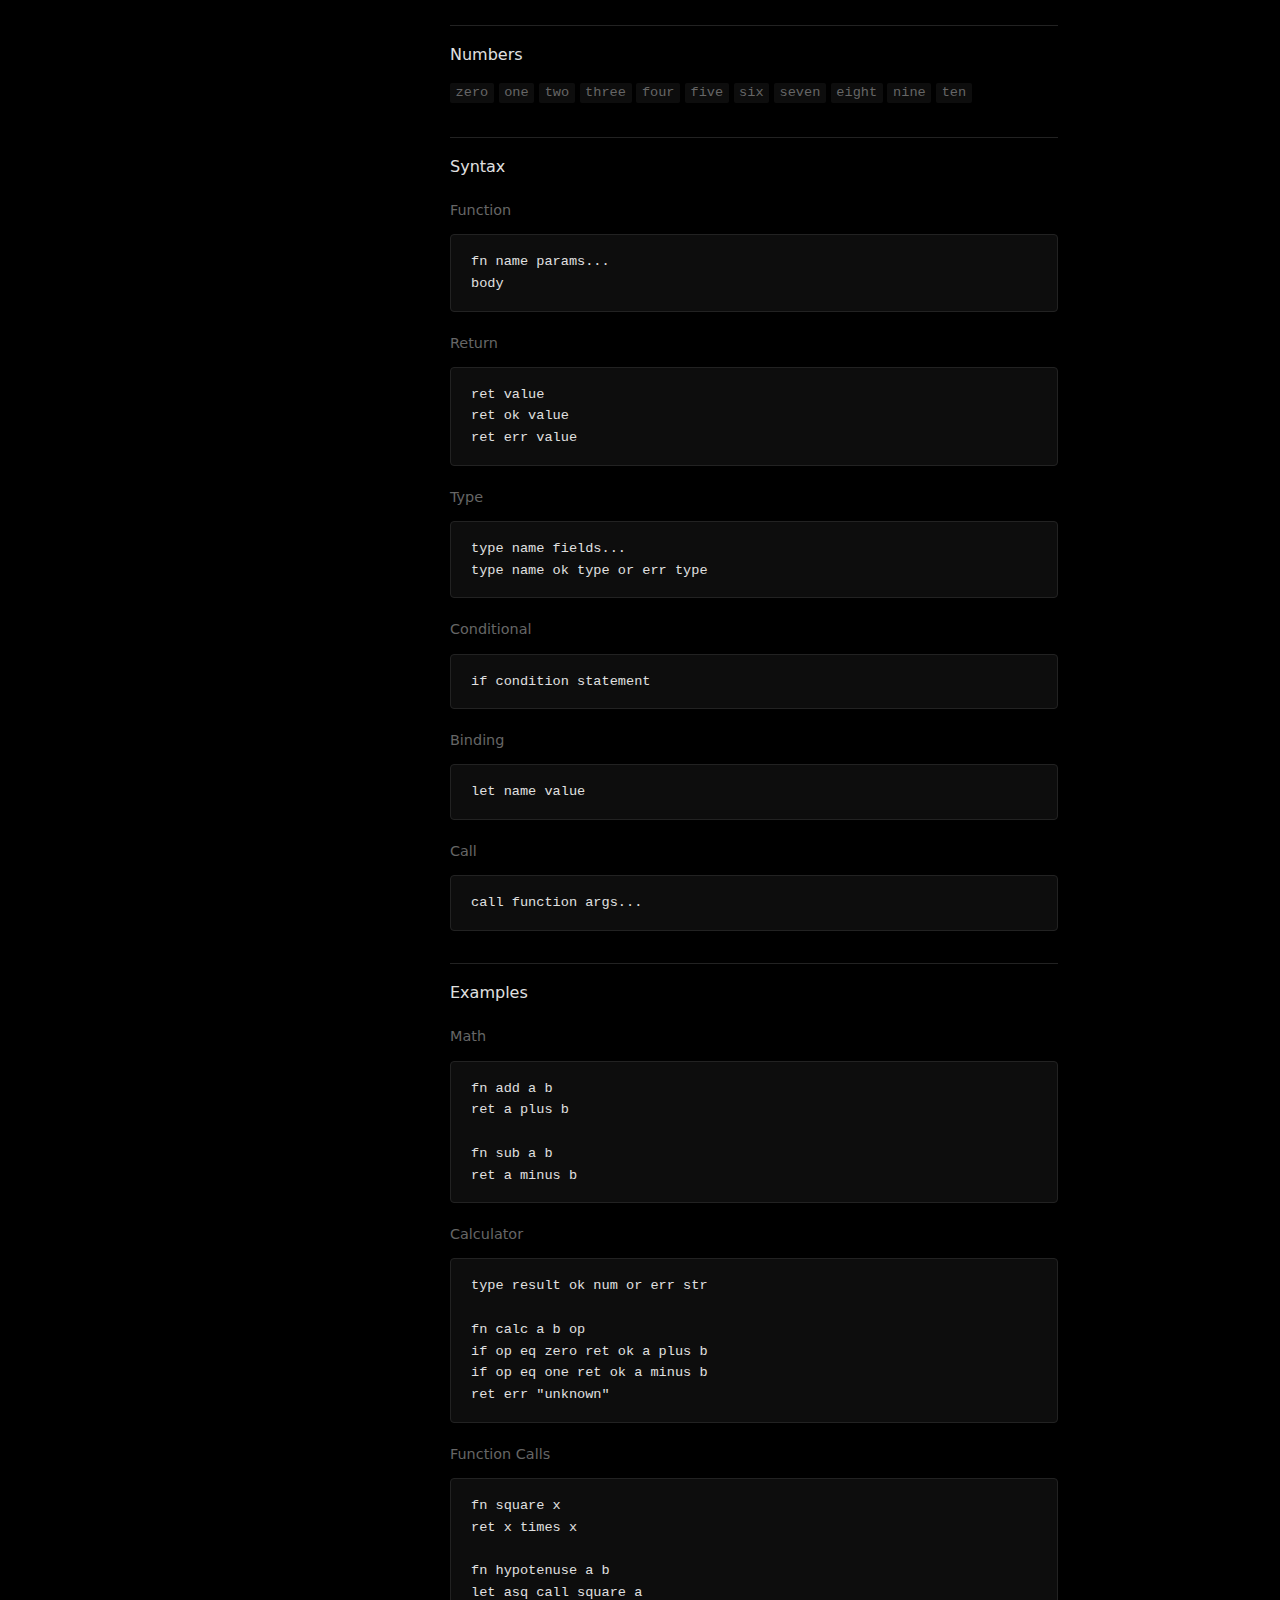
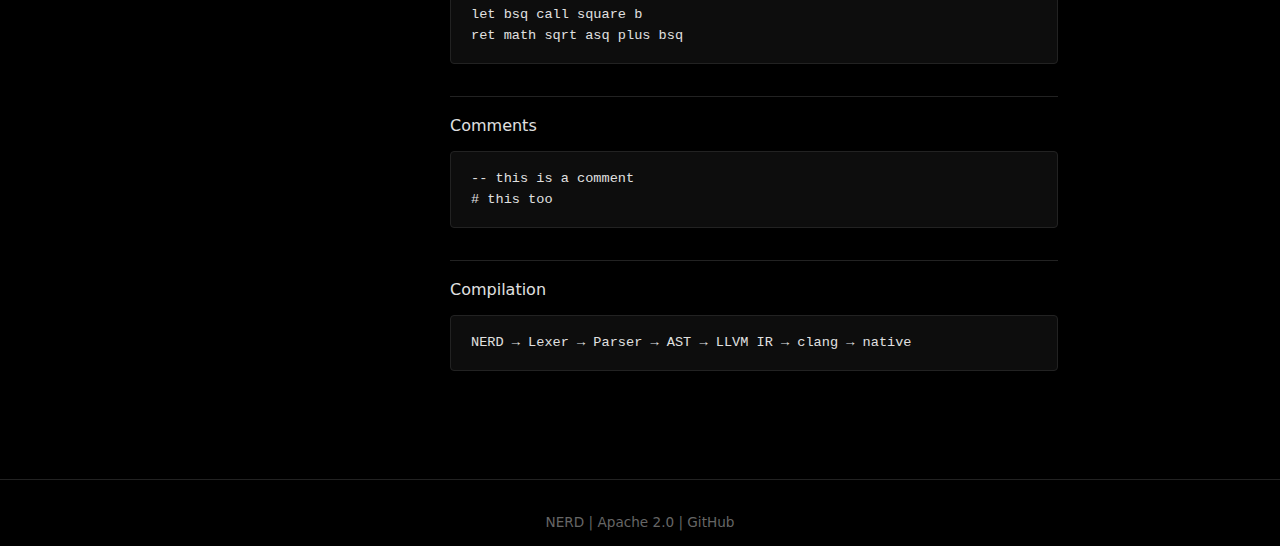
<file: docs/site/docs/spec.html>
<!DOCTYPE html>
<html lang="en">
<head>
  <!-- Google Analytics -->
  <script async src="https://www.googletagmanager.com/gtag/js?id=G-QQ02NMKSR7"></script>
  <script>
    window.dataLayer = window.dataLayer || [];
    function gtag(){dataLayer.push(arguments);}
    gtag('js', new Date());
    gtag('config', 'G-QQ02NMKSR7');
  </script>
  <meta charset="UTF-8">
  <link rel="icon" type="image/png" href="../images/nerd-dark.png">
  <meta name="viewport" content="width=device-width, initial-scale=1.0">
  <title>Spec - NERD</title>
  <meta name="description" content="NERD language specification.">
  <link rel="stylesheet" href="../css/style.css">
</head>
<body>
  <nav>
    <div class="container">
      <a href="../index.html" class="logo">NERD</a>
      <ul>
        <li><a href="../about.html">Story</a></li>
        <li><a href="index.html" class="active">Docs</a></li>
        <li><a href="../team.html">Authors</a></li>
        <li>
          <a href="https://github.com/Nerd-Lang/nerd-lang-core" class="github-link" target="_blank">
            <svg viewBox="0 0 16 16" aria-hidden="true">
              <path d="M8 0C3.58 0 0 3.58 0 8c0 3.54 2.29 6.53 5.47 7.59.4.07.55-.17.55-.38 0-.19-.01-.82-.01-1.49-2.01.37-2.53-.49-2.69-.94-.09-.23-.48-.94-.82-1.13-.28-.15-.68-.52-.01-.53.63-.01 1.08.58 1.23.82.72 1.21 1.87.87 2.33.66.07-.52.28-.87.51-1.07-1.78-.2-3.64-.89-3.64-3.95 0-.87.31-1.59.82-2.15-.08-.2-.36-1.02.08-2.12 0 0 .67-.21 2.2.82.64-.18 1.32-.27 2-.27.68 0 1.36.09 2 .27 1.53-1.04 2.2-.82 2.2-.82.44 1.1.16 1.92.08 2.12.51.56.82 1.27.82 2.15 0 3.07-1.87 3.75-3.65 3.95.29.25.54.73.54 1.48 0 1.07-.01 1.93-.01 2.2 0 .21.15.46.55.38A8.013 8.013 0 0016 8c0-4.42-3.58-8-8-8z"/>
            </svg>
          </a>
        </li>
      </ul>
    </div>
  </nav>

  <main>
    <div class="docs-layout">
      <aside class="docs-sidebar">
        <h4>Start</h4>
        <ul>
          <li><a href="index.html">Install</a></li>
          <li><a href="basics.html">Basics</a></li>
        </ul>
        <h4>Reference</h4>
        <ul>
          <li><a href="spec.html" class="active">Spec</a></li>
          <li><a href="functions.html">Functions</a></li>
        </ul>
        <h4>Project</h4>
        <ul>
          <li><a href="roadmap.html">Roadmap</a></li>
        </ul>
      </aside>

      <div class="docs-content">
        <h1>Spec</h1>

        <h2>Types</h2>
        <table class="comparison-table">
          <tbody>
            <tr><td><code>num</code></td><td>f64</td></tr>
            <tr><td><code>int</code></td><td>i64</td></tr>
            <tr><td><code>str</code></td><td>string</td></tr>
            <tr><td><code>bool</code></td><td>boolean</td></tr>
            <tr><td><code>void</code></td><td>no value</td></tr>
          </tbody>
        </table>

        <h2>Keywords</h2>
        <table class="comparison-table">
          <tbody>
            <tr><td><code>fn</code></td><td>function</td></tr>
            <tr><td><code>ret</code></td><td>return</td></tr>
            <tr><td><code>type</code></td><td>type definition</td></tr>
            <tr><td><code>if</code></td><td>conditional</td></tr>
            <tr><td><code>let</code></td><td>binding</td></tr>
            <tr><td><code>call</code></td><td>function call</td></tr>
            <tr><td><code>ok</code></td><td>success</td></tr>
            <tr><td><code>err</code></td><td>error</td></tr>
            <tr><td><code>or</code></td><td>union separator</td></tr>
          </tbody>
        </table>

        <h2>Operators</h2>
        <table class="comparison-table">
          <tbody>
            <tr><td><code>plus</code></td><td>+</td></tr>
            <tr><td><code>minus</code></td><td>-</td></tr>
            <tr><td><code>times</code></td><td>*</td></tr>
            <tr><td><code>over</code></td><td>/</td></tr>
            <tr><td><code>mod</code></td><td>%</td></tr>
            <tr><td><code>eq</code></td><td>==</td></tr>
            <tr><td><code>neq</code></td><td>!=</td></tr>
            <tr><td><code>lt</code> <code>gt</code> <code>lte</code> <code>gte</code></td><td>&lt; &gt; &lt;= &gt;=</td></tr>
            <tr><td><code>and</code> <code>or</code> <code>not</code></td><td>logical</td></tr>
          </tbody>
        </table>

        <h2>Positional</h2>
        <table class="comparison-table">
          <tbody>
            <tr><td><code>first</code></td><td>param 0</td></tr>
            <tr><td><code>second</code></td><td>param 1</td></tr>
            <tr><td><code>third</code></td><td>param 2</td></tr>
            <tr><td><code>fourth</code></td><td>param 3</td></tr>
          </tbody>
        </table>

        <h2>Numbers</h2>
        <p><code>zero</code> <code>one</code> <code>two</code> <code>three</code> <code>four</code> <code>five</code> <code>six</code> <code>seven</code> <code>eight</code> <code>nine</code> <code>ten</code></p>

        <h2>Syntax</h2>

        <h3>Function</h3>
        <pre><code>fn name params...
body</code></pre>

        <h3>Return</h3>
        <pre><code>ret value
ret ok value
ret err value</code></pre>

        <h3>Type</h3>
        <pre><code>type name fields...
type name ok type or err type</code></pre>

        <h3>Conditional</h3>
        <pre><code>if condition statement</code></pre>

        <h3>Binding</h3>
        <pre><code>let name value</code></pre>

        <h3>Call</h3>
        <pre><code>call function args...</code></pre>

        <h2>Examples</h2>

        <h3>Math</h3>
        <pre><code>fn add a b
ret a plus b

fn sub a b
ret a minus b</code></pre>

        <h3>Calculator</h3>
        <pre><code>type result ok num or err str

fn calc a b op
if op eq zero ret ok a plus b
if op eq one ret ok a minus b
ret err "unknown"</code></pre>

        <h3>Function Calls</h3>
        <pre><code>fn square x
ret x times x

fn hypotenuse a b
let asq call square a
let bsq call square b
ret math sqrt asq plus bsq</code></pre>

        <h2>Comments</h2>
        <pre><code>-- this is a comment
# this too</code></pre>

        <h2>Compilation</h2>
        <pre><code>NERD → Lexer → Parser → AST → LLVM IR → clang → native</code></pre>
      </div>
    </div>
  </main>

  <footer>
    <p>
      NERD | Apache 2.0 |
      <a href="https://github.com/Nerd-Lang/nerd-lang-core">GitHub</a>
    </p>
  </footer>
</body>
</html>
</file>
<file: docs/site/css/style.css>
/* NERD */
:root {
  --bg: #000000;
  --bg-card: #111;
  --text: #e0e0e0;
  --text-dim: #666;
  --accent: #888;
  --border: #222;
  --code-bg: #0d0d0d;
}

/* Site Banner */
.site-banner {
  background: var(--code-bg);
  border-bottom: 1px solid var(--border);
  padding: 0.5rem 1rem;
  text-align: center;
  font-size: 0.8rem;
  color: var(--text-dim);
}

.site-banner a {
  color: var(--text);
  border-bottom: 1px dashed var(--accent);
}

.site-banner a:hover {
  border-bottom-style: solid;
}

.site-banner code {
  background: var(--bg);
  padding: 0.1rem 0.4rem;
  font-size: 0.75rem;
}

* {
  margin: 0;
  padding: 0;
  box-sizing: border-box;
}

body {
  font-family: -apple-system, BlinkMacSystemFont, 'Segoe UI', system-ui, sans-serif;
  background: var(--bg);
  color: var(--text);
  line-height: 1.6;
  font-size: 15px;
}

a {
  color: var(--text);
  text-decoration: none;
  border-bottom: 1px solid var(--border);
}

a:hover {
  border-color: var(--text);
}

/* Nav */
nav {
  padding: 1.5rem 2rem;
  border-bottom: 1px solid var(--border);
}

nav .container {
  max-width: 900px;
  margin: 0 auto;
  display: flex;
  justify-content: space-between;
  align-items: center;
}

nav .logo {
  font-size: 1.1rem;
  font-weight: 600;
  letter-spacing: 0.05em;
  border: none;
  color: var(--text);
}

nav ul {
  list-style: none;
  display: flex;
  gap: 1.5rem;
  align-items: center;
}

nav ul li a {
  color: var(--text-dim);
  font-size: 0.9rem;
  border: none;
}

nav ul li a:hover,
nav ul li a.active {
  color: var(--text);
}

nav .github-link {
  display: flex;
  align-items: center;
}

nav .github-link svg {
  width: 18px;
  height: 18px;
  fill: var(--text-dim);
  transition: fill 0.2s;
}

nav .github-link:hover svg {
  fill: var(--text);
}

/* Main */
main {
  max-width: 900px;
  margin: 0 auto;
  padding: 3rem 2rem;
}

/* Hero */
.hero {
  text-align: center;
  padding: 4rem 0 3rem;
}

.hero h1 {
  font-size: 4rem;
  font-weight: 300;
  letter-spacing: 0.15em;
  margin-bottom: 0.5rem;
}

.hero-logo {
  max-width: 500px;
  width: 80%;
  height: auto;
  margin-bottom: 1rem;
}

.hero .tagline {
  font-size: 1rem;
  color: var(--text-dim);
  margin-bottom: 1rem;
}

.hero .subtitle {
  font-size: 1rem;
  color: var(--text-dim);
  margin-bottom: 2rem;
}

/* Buttons */
.btn {
  display: inline-block;
  padding: 0.6rem 1.2rem;
  font-size: 0.9rem;
  border: 1px solid var(--border);
  border-radius: 3px;
  transition: all 0.15s;
}

.btn-primary {
  background: var(--text);
  color: var(--bg);
  border-color: var(--text);
}

.btn-primary:hover {
  background: transparent;
  color: var(--text);
}

.btn-secondary {
  background: transparent;
  color: var(--text-dim);
}

.btn-secondary:hover {
  color: var(--text);
  border-color: var(--text-dim);
}

.btn-group {
  display: flex;
  gap: 0.75rem;
  justify-content: center;
}

/* Code */
pre, code {
  font-family: 'SF Mono', Monaco, 'Cascadia Code', 'Consolas', monospace;
  font-size: 0.85rem;
}

code {
  background: var(--code-bg);
  padding: 0.15rem 0.35rem;
  border-radius: 2px;
}

pre {
  background: var(--code-bg);
  border: 1px solid var(--border);
  border-radius: 4px;
  padding: 1rem 1.25rem;
  overflow-x: auto;
}

pre code {
  background: none;
  padding: 0;
}

.code-example {
  max-width: 400px;
  margin: 0 auto;
}

/* Sections */
section {
  margin: 3rem 0;
}

section h2 {
  font-size: 1.1rem;
  font-weight: 500;
  margin-bottom: 1rem;
  text-align: center;
  letter-spacing: 0.02em;
}

/* Features */
.feature {
  text-align: center;
}

.feature h3 {
  font-size: 0.95rem;
  font-weight: 500;
  margin-bottom: 0.25rem;
}

.feature p {
  font-size: 0.85rem;
  color: var(--text-dim);
}

/* Feature Tiles */
.features-grid {
  display: grid;
  grid-template-columns: repeat(3, 1fr);
  gap: 1rem;
  max-width: 700px;
  margin: 0 auto;
}

.feature-tile {
  background: var(--bg-card);
  border: 1px solid var(--border);
  border-radius: 6px;
  padding: 1.5rem;
  text-align: center;
}

.feature-tile h3 {
  font-size: 0.95rem;
  font-weight: 500;
  margin-bottom: 0.5rem;
  color: var(--text);
}

.feature-tile p {
  font-size: 0.85rem;
  color: var(--text-dim);
  margin: 0;
  line-height: 1.5;
}

@media (max-width: 600px) {
  .features-grid {
    grid-template-columns: 1fr;
  }
}

/* Grid */
.grid {
  display: grid;
  gap: 2rem;
}

.grid-3 {
  grid-template-columns: repeat(3, 1fr);
}

@media (max-width: 600px) {
  .grid-3 {
    grid-template-columns: 1fr;
    gap: 1.5rem;
  }
}

/* Table */
.comparison-table {
  width: 100%;
  border-collapse: collapse;
  font-size: 0.9rem;
}

.comparison-table th,
.comparison-table td {
  padding: 0.5rem 0.75rem;
  text-align: left;
  border-bottom: 1px solid var(--border);
}

.comparison-table th {
  font-weight: 500;
  color: var(--text-dim);
  font-size: 0.8rem;
  text-transform: uppercase;
  letter-spacing: 0.05em;
}

/* Article */
article {
  max-width: 600px;
  margin: 0 auto;
}

article h1 {
  font-size: 1.5rem;
  font-weight: 400;
  margin-bottom: 2rem;
}

article h2 {
  font-size: 1rem;
  font-weight: 500;
  margin: 2.5rem 0 0.75rem;
  text-align: left;
}

article h3 {
  font-size: 0.9rem;
  font-weight: 500;
  margin: 1.5rem 0 0.5rem;
  color: var(--text-dim);
}

article p {
  margin: 0.75rem 0;
  color: var(--text-dim);
}

article strong {
  color: var(--text);
  font-weight: 500;
}

article ul {
  margin: 0.75rem 0;
  padding-left: 1.25rem;
  color: var(--text-dim);
}

article li {
  margin: 0.35rem 0;
}

article pre {
  margin: 1rem 0;
}

/* Docs Layout */
.docs-layout {
  display: grid;
  grid-template-columns: 180px 1fr;
  gap: 3rem;
  max-width: 900px;
  margin: 0 auto;
}

.docs-sidebar {
  position: sticky;
  top: 2rem;
  height: fit-content;
}

.docs-sidebar ul {
  list-style: none;
}

.docs-sidebar h4 {
  color: var(--text-dim);
  font-size: 0.7rem;
  font-weight: 500;
  text-transform: uppercase;
  letter-spacing: 0.1em;
  margin: 1.5rem 0 0.5rem;
}

.docs-sidebar h4:first-child {
  margin-top: 0;
}

.docs-sidebar li a {
  display: block;
  padding: 0.25rem 0;
  color: var(--text-dim);
  font-size: 0.9rem;
  border: none;
}

.docs-sidebar li a:hover,
.docs-sidebar li a.active {
  color: var(--text);
}

.docs-content h1 {
  font-size: 1.5rem;
  font-weight: 400;
  margin-bottom: 2rem;
}

.docs-content h2 {
  font-size: 1rem;
  font-weight: 500;
  margin: 2rem 0 0.75rem;
  padding-top: 1rem;
  border-top: 1px solid var(--border);
}

.docs-content h2:first-of-type {
  border-top: none;
  padding-top: 0;
}

.docs-content h3 {
  font-size: 0.9rem;
  font-weight: 500;
  margin: 1.25rem 0 0.5rem;
  color: var(--text-dim);
}

.docs-content p {
  color: var(--text-dim);
  margin: 0.5rem 0;
}

.docs-content pre {
  margin: 0.75rem 0;
}

.docs-content ul, .docs-content ol {
  margin: 0.75rem 0;
  padding-left: 1.25rem;
  color: var(--text-dim);
}

.docs-content li {
  margin: 0.25rem 0;
}

@media (max-width: 700px) {
  .docs-layout {
    grid-template-columns: 1fr;
    gap: 2rem;
  }

  .docs-sidebar {
    position: static;
    display: flex;
    flex-wrap: wrap;
    gap: 0.5rem 1.5rem;
  }

  .docs-sidebar h4 {
    width: 100%;
    margin-top: 1rem;
  }

  .docs-sidebar h4:first-child {
    margin-top: 0;
  }

  .docs-sidebar ul {
    display: flex;
    gap: 1rem;
  }
}

/* Footer */
footer {
  border-top: 1px solid var(--border);
  padding: 2rem;
  text-align: center;
  color: var(--text-dim);
  font-size: 0.85rem;
  margin-top: 3rem;
}

footer a {
  color: var(--text-dim);
  border: none;
}

footer a:hover {
  color: var(--text);
}

/* Card */
.card {
  background: var(--bg-card);
  border: 1px solid var(--border);
  border-radius: 4px;
  padding: 1.25rem;
}

.card h3 {
  font-size: 0.9rem;
  margin-bottom: 0.5rem;
}

.card p {
  color: var(--text-dim);
  font-size: 0.9rem;
}

.card ul {
  color: var(--text-dim);
  font-size: 0.9rem;
  padding-left: 1.25rem;
}

.card li {
  margin: 0.25rem 0;
}

/* Authors Page */
.authors-section {
  max-width: 550px;
  margin: 0 auto;
}

.authors-section h1 {
  font-size: 1.5rem;
  font-weight: 400;
  margin-bottom: 2rem;
}

.author-card {
  background: var(--bg-card);
  border: 1px solid var(--border);
  border-radius: 6px;
  padding: 1.5rem 2rem;
  margin-bottom: 1.5rem;
}

.author-card h2 {
  font-size: 1.1rem;
  font-weight: 500;
  margin-bottom: 0.25rem;
}

.author-card h2 a {
  border: none;
}

.author-role {
  font-size: 0.85rem;
  color: var(--text-dim);
  margin-bottom: 1rem;
}

.author-bio {
  font-size: 0.9rem;
  color: var(--text-dim);
  line-height: 1.6;
  margin-bottom: 1rem;
}

.author-cta {
  font-size: 0.9rem;
  color: var(--text-dim);
  line-height: 1.6;
}

.contribute-note {
  font-size: 0.85rem;
  color: var(--text-dim);
  text-align: center;
}

/* Try CTA */
.try-cta {
  margin-top: 4rem;
  padding: 2rem;
  border: 1px solid var(--border);
  border-radius: 8px;
  text-align: center;
  background: var(--bg-card);
}

.try-cta h2 {
  margin-bottom: 0.5rem;
  font-size: 1.3rem;
}

.try-cta p {
  color: var(--text-dim);
  margin-bottom: 1.5rem;
}

.github-cta {
  display: inline-flex;
  align-items: center;
  gap: 0.5rem;
  padding: 0.75rem 1.5rem;
  border: 1px solid var(--border);
  border-radius: 6px;
  color: var(--text);
  text-decoration: none;
  transition: border-color 0.2s, background 0.2s;
}

.github-cta:hover {
  border-color: var(--accent);
  background: rgba(255,255,255,0.03);
}

.github-cta svg {
  opacity: 0.8;
}

/* Responsive nav */
@media (max-width: 500px) {
  nav .container {
    flex-direction: column;
    gap: 1rem;
  }

  nav ul {
    gap: 1rem;
  }

  .hero h1 {
    font-size: 2.5rem;
  }

  .hero-logo {
    max-width: 300px;
  }
}
</file>
